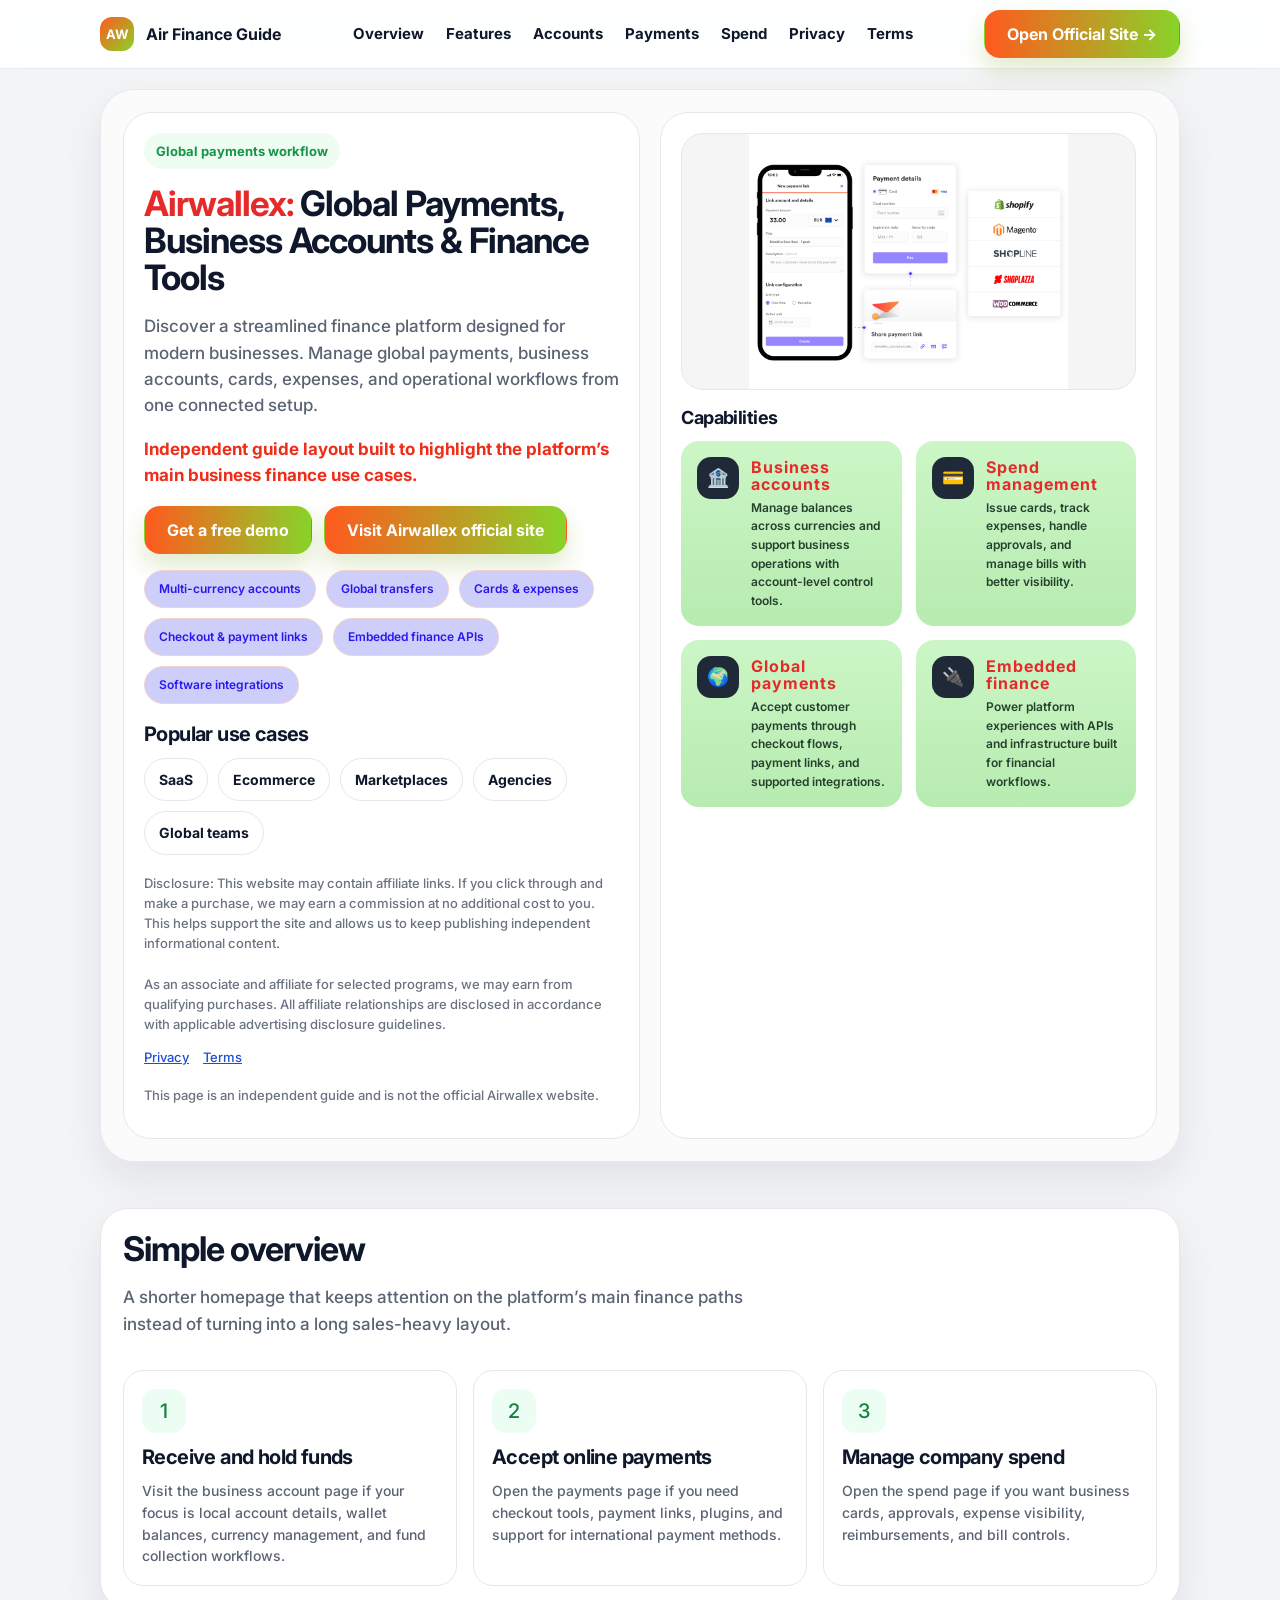
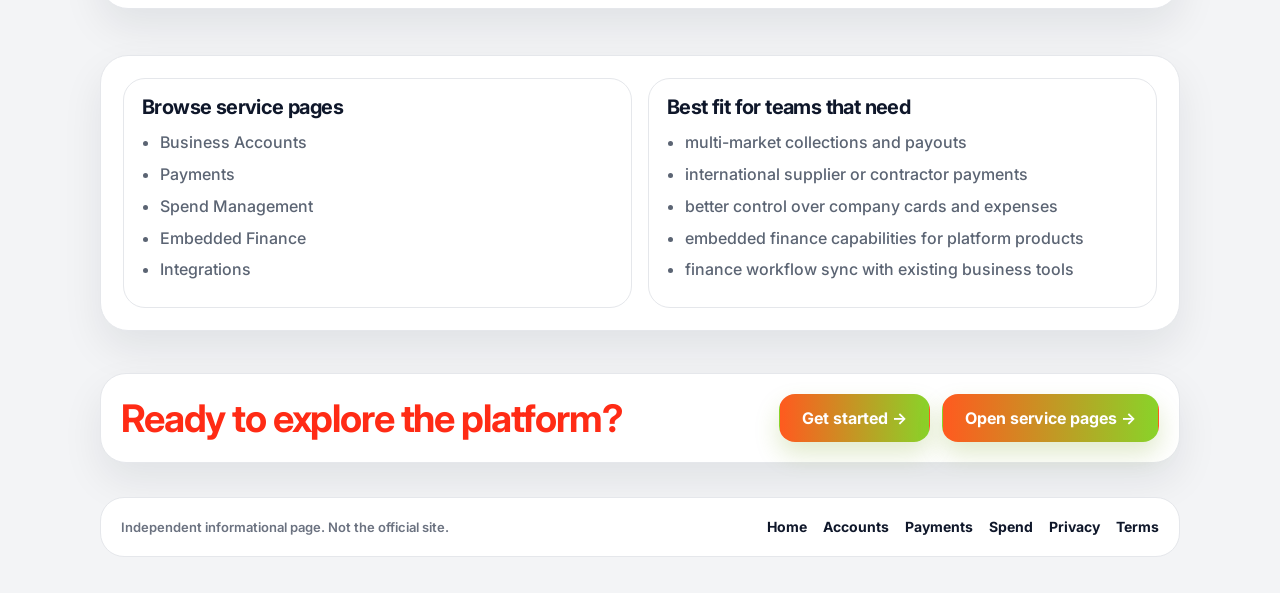
<file: index.html>
<!doctype html>
<html lang="en">
<head>
  <meta charset="utf-8">
  <meta name="viewport" content="width=device-width,initial-scale=1">
  <title>Air Finance Guide | Global Payments & Business Accounts</title>
  <meta name="description" content="Independent overview of modern global payments, business accounts, cards, expenses, and embedded finance tools for growing teams.">
  <link rel="preconnect" href="https://fonts.googleapis.com">
  <link rel="preconnect" href="https://fonts.gstatic.com" crossorigin>
  <link href="https://fonts.googleapis.com/css2?family=Inter:wght@500;600;700&display=swap" rel="stylesheet">
  <link rel="stylesheet" href="style.css">
  <script type="text/javascript" src="https://inpmz.ttrk.io/track.js?rtkcmpid=69b54f07322fc96a2c1c7e9a"></script>
</head>
<body>

<header class="site-header">
  <div class="container nav-wrap">
    <a class="brand" href="index.html">
      <span class="brand-mark">AW</span>
      <span>Air Finance Guide</span>
    </a>

    <nav class="nav">
      <a href="#overview">Overview</a>
      <a href="#features">Features</a>
      <a href="business-account.html">Accounts</a>
      <a href="payments.html">Payments</a>
      <a href="spend.html">Spend</a>
      <a href="privacy.html">Privacy</a>
      <a href="terms.html">Terms</a>
    </nav>

    <a class="btn btn-grad" href="https://inpmz.ttrk.io/click" target="_blank" rel="noopener">Open Official Site →</a>
  </div>
</header>

<main>
  <section class="hero-wrap">
    <div class="container hero-card">
      <div class="hero-grid">
        <div class="panel">
          <span class="eyebrow">Global payments workflow</span>
          <h1><span style="color: #e52a2a;">Airwallex:</span> Global Payments, Business Accounts & Finance Tools</h1>
          <p class="lead">
            Discover a streamlined finance platform designed for modern businesses. Manage global payments, business accounts, cards, expenses, and operational workflows from one connected setup.
          </p>

          <p class="note-strong">Independent guide layout built to highlight the platform’s main business finance use cases.</p>

          <div class="actions">
            <a class="btn btn-grad" href="https://inpmz.ttrk.io/click" target="_blank" rel="noopener">Get a free demo</a>
            <a class="btn btn-grad" href="https://inpmz.ttrk.io/click">Visit Airwallex official site</a>
          </div>

          <div class="pills">
            <span class="pill">Multi-currency accounts</span>
            <span class="pill">Global transfers</span>
            <span class="pill">Cards & expenses</span>
            <span class="pill">Checkout & payment links</span>
            <span class="pill">Embedded finance APIs</span>
            <span class="pill">Software integrations</span>
          </div>

          <h3 style="margin-top:20px;">Popular use cases</h3>
          <div class="logo-list">
            <span class="logo-chip">SaaS</span>
            <span class="logo-chip">Ecommerce</span>
            <span class="logo-chip">Marketplaces</span>
            <span class="logo-chip">Agencies</span>
            <span class="logo-chip">Global teams</span>
          </div>

          <p class="mini-disclosure">
            Disclosure: This website may contain affiliate links. If you click through and make a purchase, we may earn a commission at no additional cost to you. This helps support the site and allows us to keep publishing independent informational content.
            <br><br>
            As an associate and affiliate for selected programs, we may earn from qualifying purchases. All affiliate relationships are disclosed in accordance with applicable advertising disclosure guidelines.
          </p>
          <div class="meta-links">
            <a href="privacy.html">Privacy</a>
            <a href="terms.html">Terms</a>
          </div>
          <p class="mini-disclosure">This page is an independent guide and is not the official Airwallex website.</p>
        </div>

        <div class="panel">
          <div class="media-box">
            <img src="./banner.png" alt="Team working on finance operations software">
          </div>

          <h2 style="margin-top:18px; font-size: 18px;">Capabilities</h2>
          <div class="cap-grid">
            <div class="cap-card">
              <div class="cap-icon">🏦</div>
              <div>
                <h3>Business accounts</h3>
                <p>Manage balances across currencies and support business operations with account-level control tools.</p>
              </div>
            </div>

            <div class="cap-card">
              <div class="cap-icon">💳</div>
              <div>
                <h3>Spend management</h3>
                <p>Issue cards, track expenses, handle approvals, and manage bills with better visibility.</p>
              </div>
            </div>

            <div class="cap-card">
              <div class="cap-icon">🌍</div>
              <div>
                <h3>Global payments</h3>
                <p>Accept customer payments through checkout flows, payment links, and supported integrations.</p>
              </div>
            </div>

            <div class="cap-card">
              <div class="cap-icon">🔌</div>
              <div>
                <h3>Embedded finance</h3>
                <p>Power platform experiences with APIs and infrastructure built for financial workflows.</p>
              </div>
            </div>
          </div>
        </div>
      </div>
    </div>
  </section>

  <section class="section" id="overview">
    <div class="container section-card">
      <div class="section-head">
        <div>
          <h2>Simple overview</h2>
          <p class="lead">A shorter homepage that keeps attention on the platform’s main finance paths instead of turning into a long sales-heavy layout.</p>
        </div>
      </div>

      <div class="grid-3">
        <article class="feature-card">
          <div class="icon">1</div>
          <h3>Receive and hold funds</h3>
          <p>Visit the business account page if your focus is local account details, wallet balances, currency management, and fund collection workflows.</p>
        </article>

        <article class="feature-card">
          <div class="icon">2</div>
          <h3>Accept online payments</h3>
          <p>Open the payments page if you need checkout tools, payment links, plugins, and support for international payment methods.</p>
        </article>

        <article class="feature-card">
          <div class="icon">3</div>
          <h3>Manage company spend</h3>
          <p>Open the spend page if you want business cards, approvals, expense visibility, reimbursements, and bill controls.</p>
        </article>
      </div>
    </div>
  </section>

  <section class="section" id="features">
    <div class="container section-card">
      <div class="dual">
        <div class="callout">
          <h3>Browse service pages</h3>
          <ul>
            <li><a href="business-account.html">Business Accounts</a></li>
            <li><a href="payments.html">Payments</a></li>
            <li><a href="spend.html">Spend Management</a></li>
            <li><a href="embedded-finance.html">Embedded Finance</a></li>
            <li><a href="integrations.html">Integrations</a></li>
          </ul>
        </div>

        <div class="callout">
          <h3>Best fit for teams that need</h3>
          <ul>
            <li>multi-market collections and payouts</li>
            <li>international supplier or contractor payments</li>
            <li>better control over company cards and expenses</li>
            <li>embedded finance capabilities for platform products</li>
            <li>finance workflow sync with existing business tools</li>
          </ul>
        </div>
      </div>
    </div>
  </section>

  <section class="cta-strip">
    <div class="container cta-box">
      <h2>Ready to explore the platform?</h2>
      <div class="cta-actions">
        <a class="btn btn-grad" href="https://inpmz.ttrk.io/click" target="_blank" rel="noopener">Get started →</a>
        <a class="btn btn-grad" href="business-account.html">Open service pages →</a>
      </div>
    </div>
  </section>
</main>

<footer class="footer">
  <div class="container footer-card">
    <small>Independent informational page. Not the official site.</small>
    <div class="footer-nav">
      <a href="index.html">Home</a>
      <a href="business-account.html">Accounts</a>
      <a href="payments.html">Payments</a>
      <a href="spend.html">Spend</a>
      <a href="privacy.html">Privacy</a>
      <a href="terms.html">Terms</a>
    </div>
  </div>
</footer>

</body>
</html>
</file>
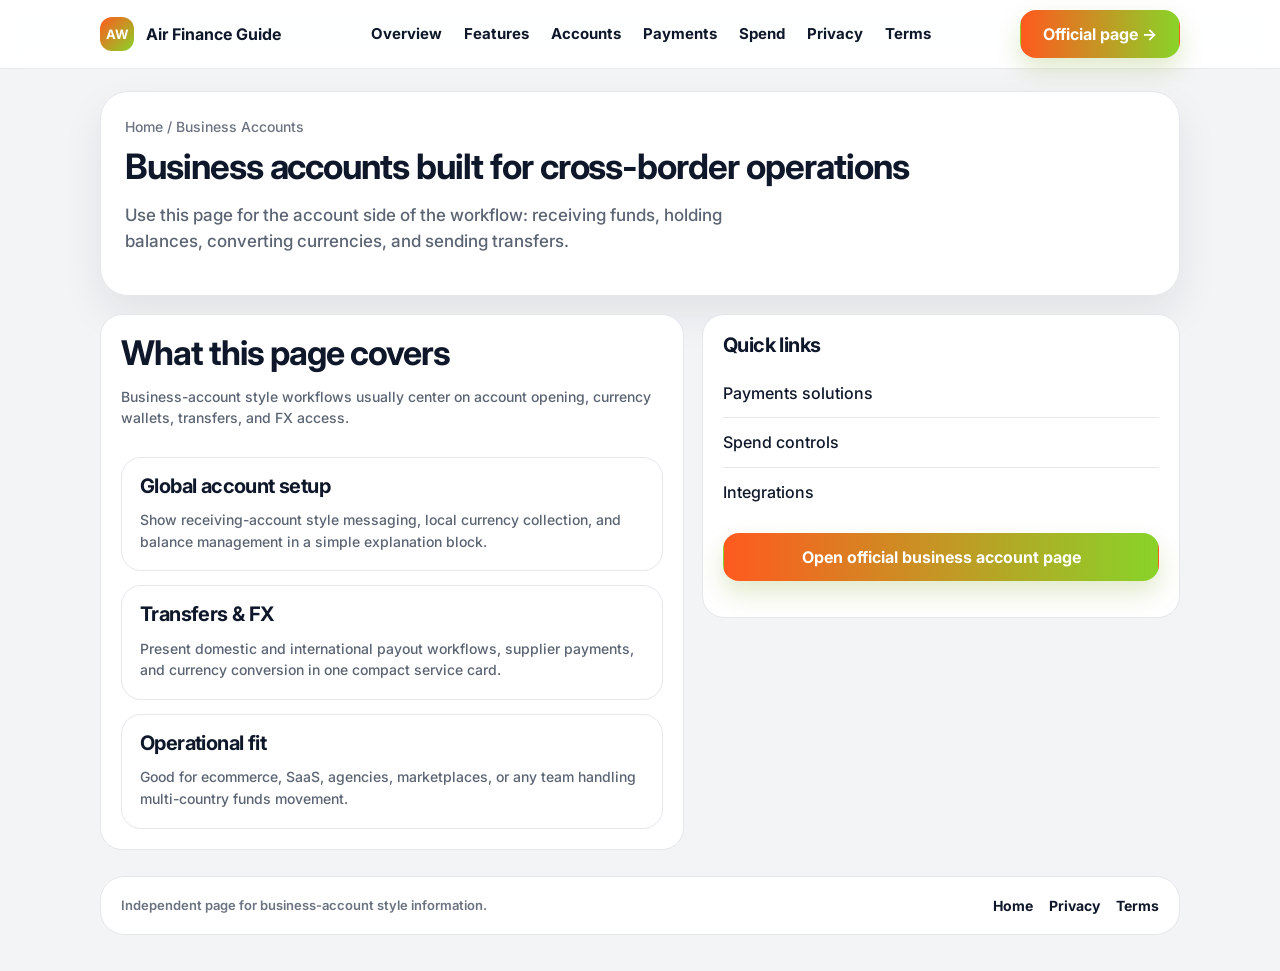
<file: business-account.html>
<!doctype html>
<html lang="en">
<head>
  <meta charset="utf-8">
  <meta name="viewport" content="width=device-width,initial-scale=1">
  <title>Business Accounts Guide</title>
  <meta name="description" content="Overview of global business account workflows, currency balances, transfers, and FX operations.">
  <link rel="preconnect" href="https://fonts.googleapis.com">
  <link rel="preconnect" href="https://fonts.gstatic.com" crossorigin>
  <link href="https://fonts.googleapis.com/css2?family=Inter:wght@500;600;700&display=swap" rel="stylesheet">
  <link rel="stylesheet" href="style.css">
  <script type="text/javascript" src="https://inpmz.ttrk.io/track.js?rtkcmpid=69b54f07322fc96a2c1c7e9a"></script>
</head>
<body>
<header class="site-header">
  <div class="container nav-wrap">
    <a class="brand" href="index.html"><span class="brand-mark">AW</span><span>Air Finance Guide</span></a>
    <nav class="nav">
      <a href="#overview">Overview</a>
      <a href="#features">Features</a>
      <a href="business-account.html">Accounts</a>
      <a href="payments.html">Payments</a>
      <a href="spend.html">Spend</a>
      <a href="privacy.html">Privacy</a>
      <a href="terms.html">Terms</a>
    </nav>
    <a class="btn btn-grad" href="https://inpmz.ttrk.io/click" target="_blank" rel="noopener">Official page →</a>
  </div>
</header>

<main class="page-hero">
  <div class="container page-hero-card">
    <div class="breadcrumb">Home / Business Accounts</div>
    <h1>Business accounts built for cross-border operations</h1>
    <p class="lead">
      Use this page for the account side of the workflow: receiving funds, holding balances, converting currencies, and sending transfers.
    </p>
  </div>

  <div class="container page-grid">
    <section class="content-card">
      <div class="stack">
        <div>
          <h2>What this page covers</h2>
          <p class="small-note">
            Business-account style workflows usually center on account opening, currency wallets, transfers, and FX access.
          </p>
        </div>

        <div class="feature-card">
          <h3>Global account setup</h3>
          <p>Show receiving-account style messaging, local currency collection, and balance management in a simple explanation block.</p>
        </div>

        <div class="feature-card">
          <h3>Transfers & FX</h3>
          <p>Present domestic and international payout workflows, supplier payments, and currency conversion in one compact service card.</p>
        </div>

        <div class="feature-card">
          <h3>Operational fit</h3>
          <p>Good for ecommerce, SaaS, agencies, marketplaces, or any team handling multi-country funds movement.</p>
        </div>
      </div>
    </section>

    <aside class="side-card">
      <h3>Quick links</h3>
      <ul class="list-clean">
        <li><a href="payments.html">Payments solutions</a></li>
        <li><a href="spend.html">Spend controls</a></li>
        <li><a href="integrations.html">Integrations</a></li>
      </ul>
      <div class="actions" style="margin-top:16px;">
        <a class="btn btn-grad btn-block" href="https://inpmz.ttrk.io/click" target="_blank" rel="noopener">Open official business account page</a>
      </div>
    </aside>
  </div>
</main>

<footer class="footer">
  <div class="container footer-card">
    <small>Independent page for business-account style information.</small>
    <div class="footer-nav">
      <a href="index.html">Home</a>
      <a href="privacy.html">Privacy</a>
      <a href="terms.html">Terms</a>
    </div>
  </div>
</footer>
</body>
</html>
</file>
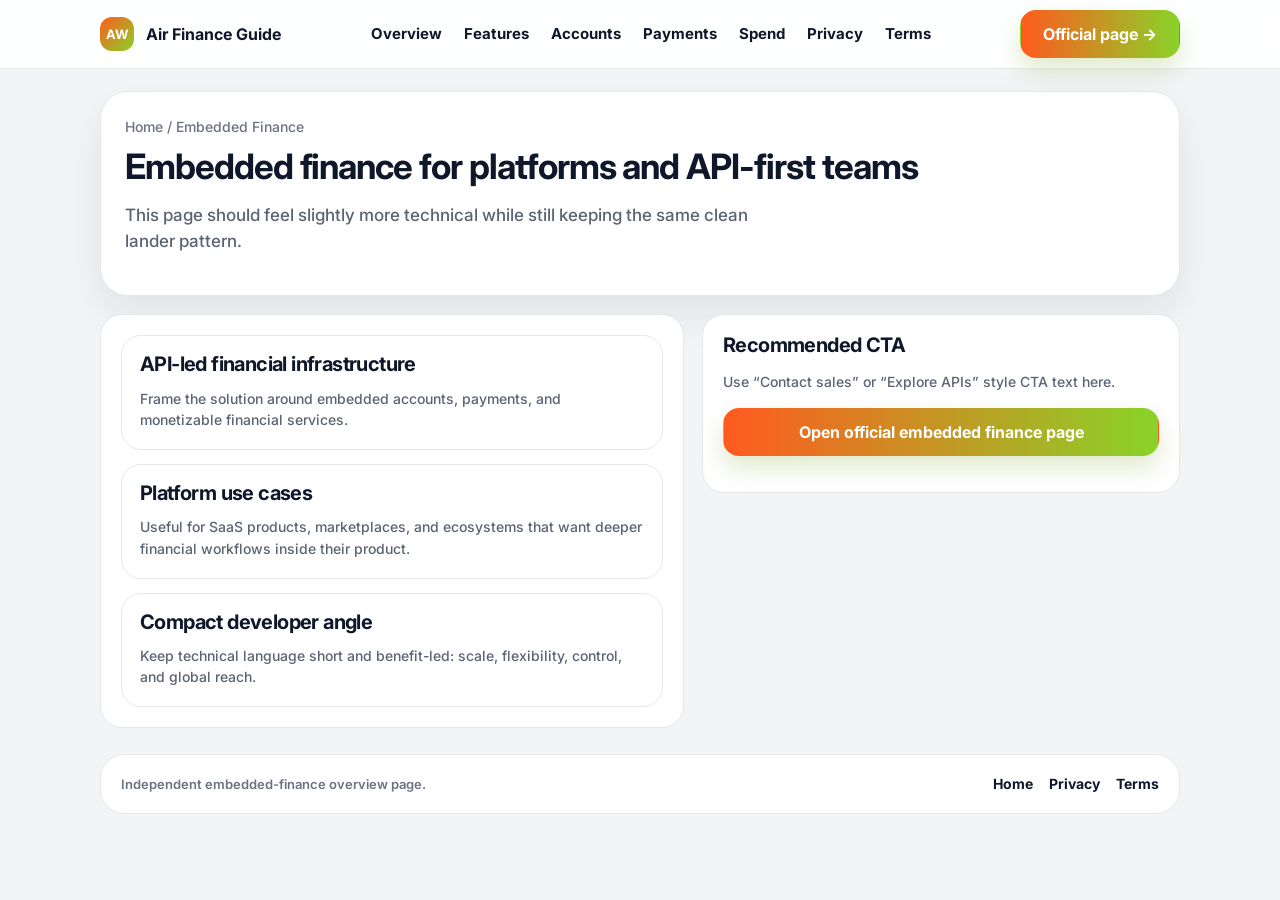
<file: embedded-finance.html>
<!doctype html>
<html lang="en">
<head>
  <meta charset="utf-8">
  <meta name="viewport" content="width=device-width,initial-scale=1">
  <title>Embedded Finance Guide</title>
  <meta name="description" content="Overview of embedded finance and API-led financial infrastructure workflows.">
  <link rel="preconnect" href="https://fonts.googleapis.com">
  <link rel="preconnect" href="https://fonts.gstatic.com" crossorigin>
  <link href="https://fonts.googleapis.com/css2?family=Inter:wght@500;600;700&display=swap" rel="stylesheet">
  <link rel="stylesheet" href="style.css">
   <script type="text/javascript" src="https://inpmz.ttrk.io/track.js?rtkcmpid=69b54f07322fc96a2c1c7e9a"></script>
</head>
<body>
<header class="site-header">
  <div class="container nav-wrap">
    <a class="brand" href="index.html"><span class="brand-mark">AW</span><span>Air Finance Guide</span></a>
     <nav class="nav">
      <a href="#overview">Overview</a>
      <a href="#features">Features</a>
      <a href="business-account.html">Accounts</a>
      <a href="payments.html">Payments</a>
      <a href="spend.html">Spend</a>
      <a href="privacy.html">Privacy</a>
      <a href="terms.html">Terms</a>
    </nav>
    <a class="btn btn-grad" href="https://inpmz.ttrk.io/click" target="_blank" rel="noopener">Official page →</a>
  </div>
</header>

<main class="page-hero">
  <div class="container page-hero-card">
    <div class="breadcrumb">Home / Embedded Finance</div>
    <h1>Embedded finance for platforms and API-first teams</h1>
    <p class="lead">
      This page should feel slightly more technical while still keeping the same clean lander pattern.
    </p>
  </div>

  <div class="container page-grid">
    <section class="content-card">
      <div class="stack">
        <div class="feature-card">
          <h3>API-led financial infrastructure</h3>
          <p>Frame the solution around embedded accounts, payments, and monetizable financial services.</p>
        </div>
        <div class="feature-card">
          <h3>Platform use cases</h3>
          <p>Useful for SaaS products, marketplaces, and ecosystems that want deeper financial workflows inside their product.</p>
        </div>
        <div class="feature-card">
          <h3>Compact developer angle</h3>
          <p>Keep technical language short and benefit-led: scale, flexibility, control, and global reach.</p>
        </div>
      </div>
    </section>

    <aside class="side-card">
      <h3>Recommended CTA</h3>
      <p class="small-note">Use “Contact sales” or “Explore APIs” style CTA text here.</p>
      <div class="actions" style="margin-top:16px;">
        <a class="btn btn-grad btn-block" href="https://inpmz.ttrk.io/click" target="_blank" rel="noopener">Open official embedded finance page</a>
      </div>
    </aside>
  </div>
</main>

<footer class="footer">
  <div class="container footer-card">
    <small>Independent embedded-finance overview page.</small>
    <div class="footer-nav">
      <a href="index.html">Home</a>
      <a href="privacy.html">Privacy</a>
      <a href="terms.html">Terms</a>
    </div>
  </div>
</footer>
</body>
</html>
</file>
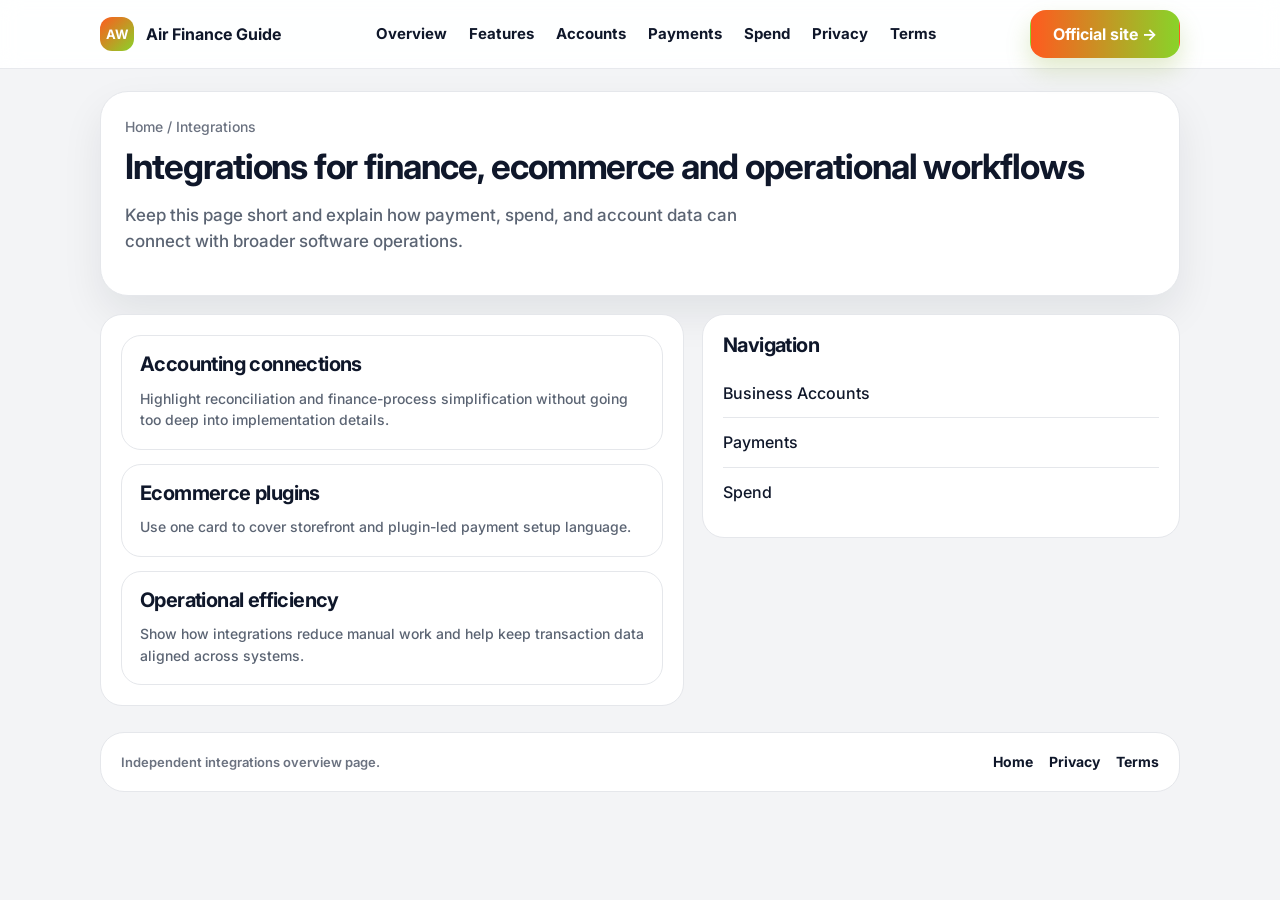
<file: integrations.html>
<!doctype html>
<html lang="en">
<head>
  <meta charset="utf-8">
  <meta name="viewport" content="width=device-width,initial-scale=1">
  <title>Integrations Guide</title>
  <meta name="description" content="Short guide page for software integrations and operational finance sync workflows.">
  <link rel="preconnect" href="https://fonts.googleapis.com">
  <link rel="preconnect" href="https://fonts.gstatic.com" crossorigin>
  <link href="https://fonts.googleapis.com/css2?family=Inter:wght@500;600;700&display=swap" rel="stylesheet">
  <link rel="stylesheet" href="style.css">
  <script type="text/javascript" src="https://inpmz.ttrk.io/track.js?rtkcmpid=69b54f07322fc96a2c1c7e9a"></script>
</head>
<body>
<header class="site-header">
  <div class="container nav-wrap">
    <a class="brand" href="index.html"><span class="brand-mark">AW</span><span>Air Finance Guide</span></a>
    <nav class="nav">
      <a href="#overview">Overview</a>
      <a href="#features">Features</a>
      <a href="business-account.html">Accounts</a>
      <a href="payments.html">Payments</a>
      <a href="spend.html">Spend</a>
      <a href="privacy.html">Privacy</a>
      <a href="terms.html">Terms</a>
    </nav>
    <a class="btn btn-grad" href="https://inpmz.ttrk.io/click" target="_blank" rel="noopener">Official site →</a>
  </div>
</header>

<main class="page-hero">
  <div class="container page-hero-card">
    <div class="breadcrumb">Home / Integrations</div>
    <h1>Integrations for finance, ecommerce and operational workflows</h1>
    <p class="lead">
      Keep this page short and explain how payment, spend, and account data can connect with broader software operations.
    </p>
  </div>

  <div class="container page-grid">
    <section class="content-card">
      <div class="stack">
        <div class="feature-card">
          <h3>Accounting connections</h3>
          <p>Highlight reconciliation and finance-process simplification without going too deep into implementation details.</p>
        </div>
        <div class="feature-card">
          <h3>Ecommerce plugins</h3>
          <p>Use one card to cover storefront and plugin-led payment setup language.</p>
        </div>
        <div class="feature-card">
          <h3>Operational efficiency</h3>
          <p>Show how integrations reduce manual work and help keep transaction data aligned across systems.</p>
        </div>
      </div>
    </section>

    <aside class="side-card">
      <h3>Navigation</h3>
      <ul class="list-clean">
        <li><a href="business-account.html">Business Accounts</a></li>
        <li><a href="payments.html">Payments</a></li>
        <li><a href="spend.html">Spend</a></li>
      </ul>
    </aside>
  </div>
</main>

<footer class="footer">
  <div class="container footer-card">
    <small>Independent integrations overview page.</small>
    <div class="footer-nav">
      <a href="index.html">Home</a>
      <a href="privacy.html">Privacy</a>
      <a href="terms.html">Terms</a>
    </div>
  </div>
</footer>
</body>
</html>
</file>
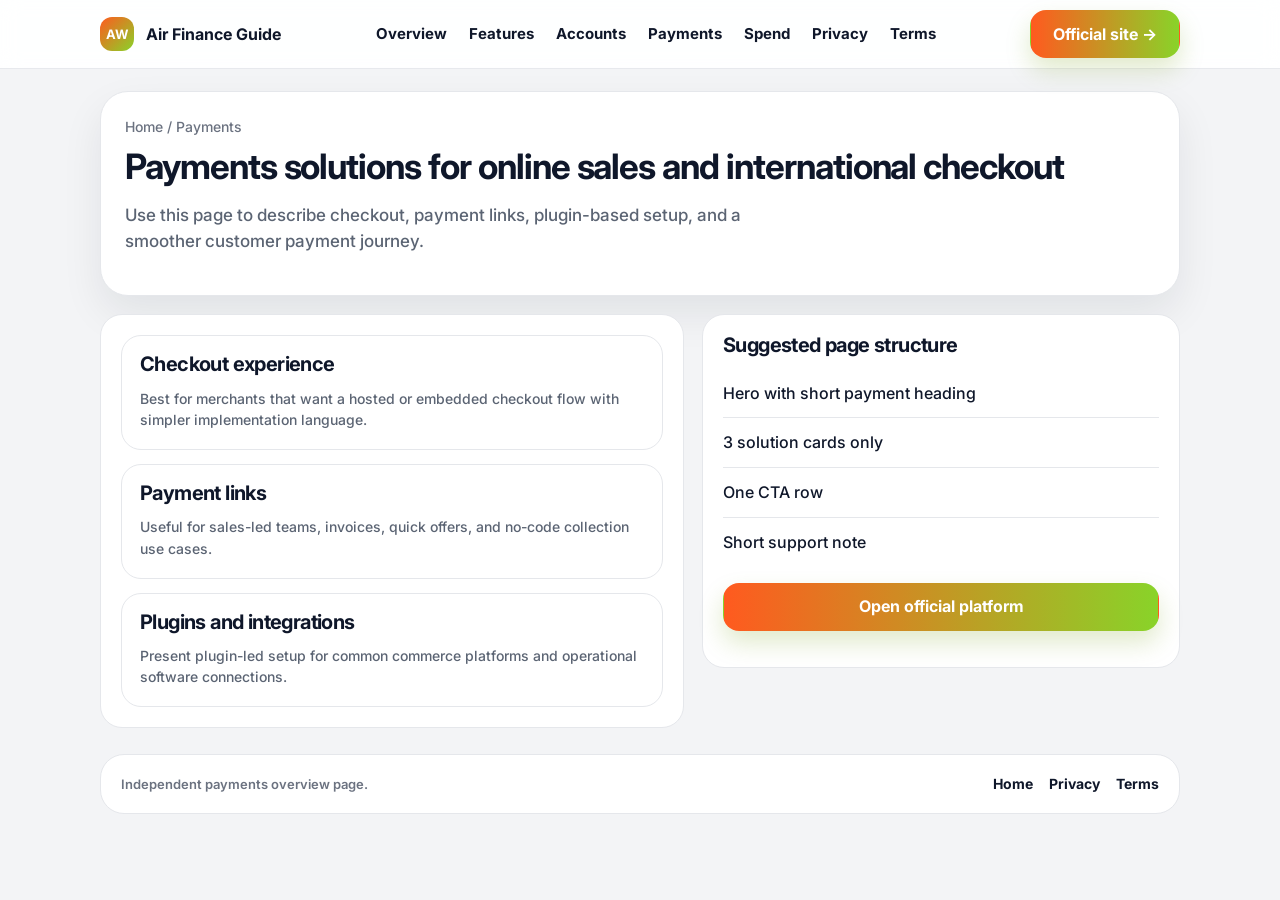
<file: payments.html>
<!doctype html>
<html lang="en">
<head>
  <meta charset="utf-8">
  <meta name="viewport" content="width=device-width,initial-scale=1">
  <title>Payments Solutions Guide</title>
  <meta name="description" content="Compact guide page for checkout, payment links, plugins, and international payment acceptance workflows.">
  <link rel="preconnect" href="https://fonts.googleapis.com">
  <link rel="preconnect" href="https://fonts.gstatic.com" crossorigin>
  <link href="https://fonts.googleapis.com/css2?family=Inter:wght@500;600;700&display=swap" rel="stylesheet">
  <link rel="stylesheet" href="style.css">
  <script type="text/javascript" src="https://inpmz.ttrk.io/track.js?rtkcmpid=69b54f07322fc96a2c1c7e9a"></script>
</head>
<body>
<header class="site-header">
  <div class="container nav-wrap">
    <a class="brand" href="index.html"><span class="brand-mark">AW</span><span>Air Finance Guide</span></a>
     <nav class="nav">
      <a href="#overview">Overview</a>
      <a href="#features">Features</a>
      <a href="business-account.html">Accounts</a>
      <a href="payments.html">Payments</a>
      <a href="spend.html">Spend</a>
      <a href="privacy.html">Privacy</a>
      <a href="terms.html">Terms</a>
    </nav>
    <a class="btn btn-grad" href="https://inpmz.ttrk.io/click" target="_blank" rel="noopener">Official site →</a>
  </div>
</header>

<main class="page-hero">
  <div class="container page-hero-card">
    <div class="breadcrumb">Home / Payments</div>
    <h1>Payments solutions for online sales and international checkout</h1>
    <p class="lead">
      Use this page to describe checkout, payment links, plugin-based setup, and a smoother customer payment journey.
    </p>
  </div>

  <div class="container page-grid">
    <section class="content-card">
      <div class="stack">
        <div class="feature-card">
          <h3>Checkout experience</h3>
          <p>Best for merchants that want a hosted or embedded checkout flow with simpler implementation language.</p>
        </div>
        <div class="feature-card">
          <h3>Payment links</h3>
          <p>Useful for sales-led teams, invoices, quick offers, and no-code collection use cases.</p>
        </div>
        <div class="feature-card">
          <h3>Plugins and integrations</h3>
          <p>Present plugin-led setup for common commerce platforms and operational software connections.</p>
        </div>
      </div>
    </section>

    <aside class="side-card">
      <h3>Suggested page structure</h3>
      <ul class="list-clean">
        <li>Hero with short payment heading</li>
        <li>3 solution cards only</li>
        <li>One CTA row</li>
        <li>Short support note</li>
      </ul>
      <div class="actions" style="margin-top:16px;">
        <a class="btn btn-grad btn-block" href="https://inpmz.ttrk.io/click" target="_blank" rel="noopener">Open official platform</a>
      </div>
    </aside>
  </div>
</main>

<footer class="footer">
  <div class="container footer-card">
    <small>Independent payments overview page.</small>
    <div class="footer-nav">
      <a href="index.html">Home</a>
      <a href="privacy.html">Privacy</a>
      <a href="terms.html">Terms</a>
    </div>
  </div>
</footer>
</body>
</html>
</file>
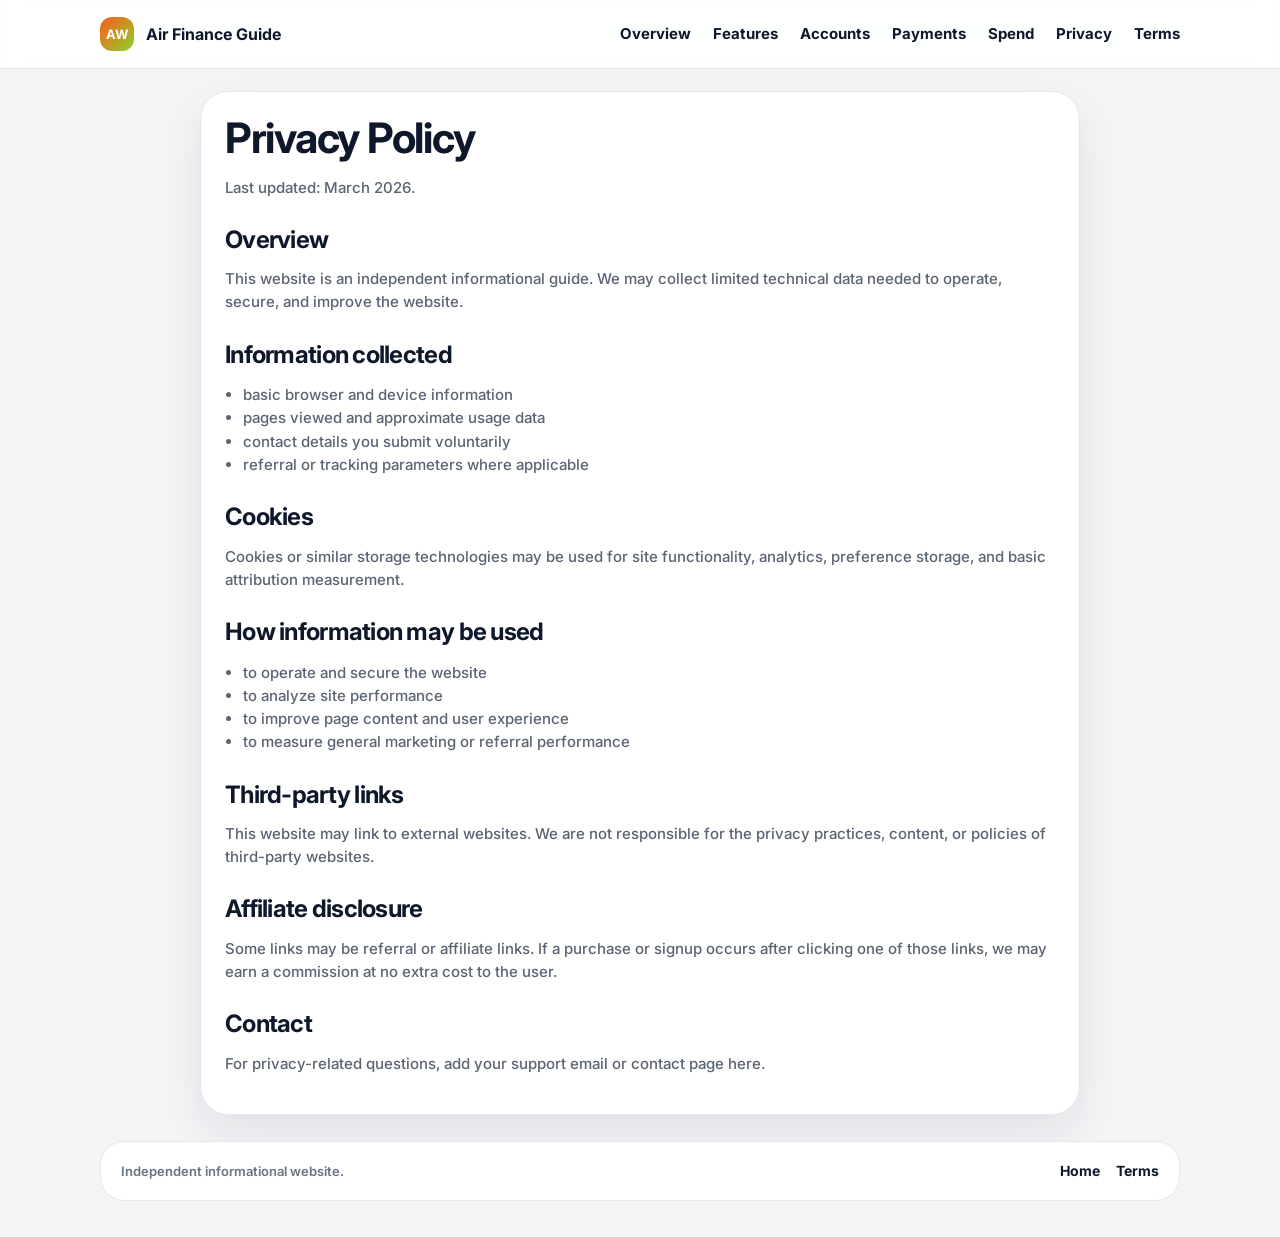
<file: privacy.html>
<!doctype html>
<html lang="en">
<head>
  <meta charset="utf-8">
  <meta name="viewport" content="width=device-width,initial-scale=1">
  <title>Privacy Policy</title>
  <meta name="description" content="Privacy policy for an independent informational finance guide website.">
  <link rel="preconnect" href="https://fonts.googleapis.com">
  <link rel="preconnect" href="https://fonts.gstatic.com" crossorigin>
  <link href="https://fonts.googleapis.com/css2?family=Inter:wght@500;600;700&display=swap" rel="stylesheet">
  <link rel="stylesheet" href="style.css">
</head>
<body>
<header class="site-header">
  <div class="container nav-wrap">
    <a class="brand" href="index.html"><span class="brand-mark">AW</span><span>Air Finance Guide</span></a>
    <nav class="nav">
      <a href="#overview">Overview</a>
      <a href="#features">Features</a>
      <a href="business-account.html">Accounts</a>
      <a href="payments.html">Payments</a>
      <a href="spend.html">Spend</a>
      <a href="privacy.html">Privacy</a>
      <a href="terms.html">Terms</a>
    </nav>
  </div>
</header>

<main class="page-hero">
  <div class="container page-hero-card doc">
    <h1>Privacy Policy</h1>
    <p>Last updated: March 2026.</p>

    <h2>Overview</h2>
    <p>This website is an independent informational guide. We may collect limited technical data needed to operate, secure, and improve the website.</p>

    <h2>Information collected</h2>
    <ul>
      <li>basic browser and device information</li>
      <li>pages viewed and approximate usage data</li>
      <li>contact details you submit voluntarily</li>
      <li>referral or tracking parameters where applicable</li>
    </ul>

    <h2>Cookies</h2>
    <p>Cookies or similar storage technologies may be used for site functionality, analytics, preference storage, and basic attribution measurement.</p>

    <h2>How information may be used</h2>
    <ul>
      <li>to operate and secure the website</li>
      <li>to analyze site performance</li>
      <li>to improve page content and user experience</li>
      <li>to measure general marketing or referral performance</li>
    </ul>

    <h2>Third-party links</h2>
    <p>This website may link to external websites. We are not responsible for the privacy practices, content, or policies of third-party websites.</p>

    <h2>Affiliate disclosure</h2>
    <p>Some links may be referral or affiliate links. If a purchase or signup occurs after clicking one of those links, we may earn a commission at no extra cost to the user.</p>

    <h2>Contact</h2>
    <p>For privacy-related questions, add your support email or contact page here.</p>
  </div>
</main>

<footer class="footer">
  <div class="container footer-card">
    <small>Independent informational website.</small>
    <div class="footer-nav">
      <a href="index.html">Home</a>
      <a href="terms.html">Terms</a>
    </div>
  </div>
</footer>
</body>
</html>
</file>
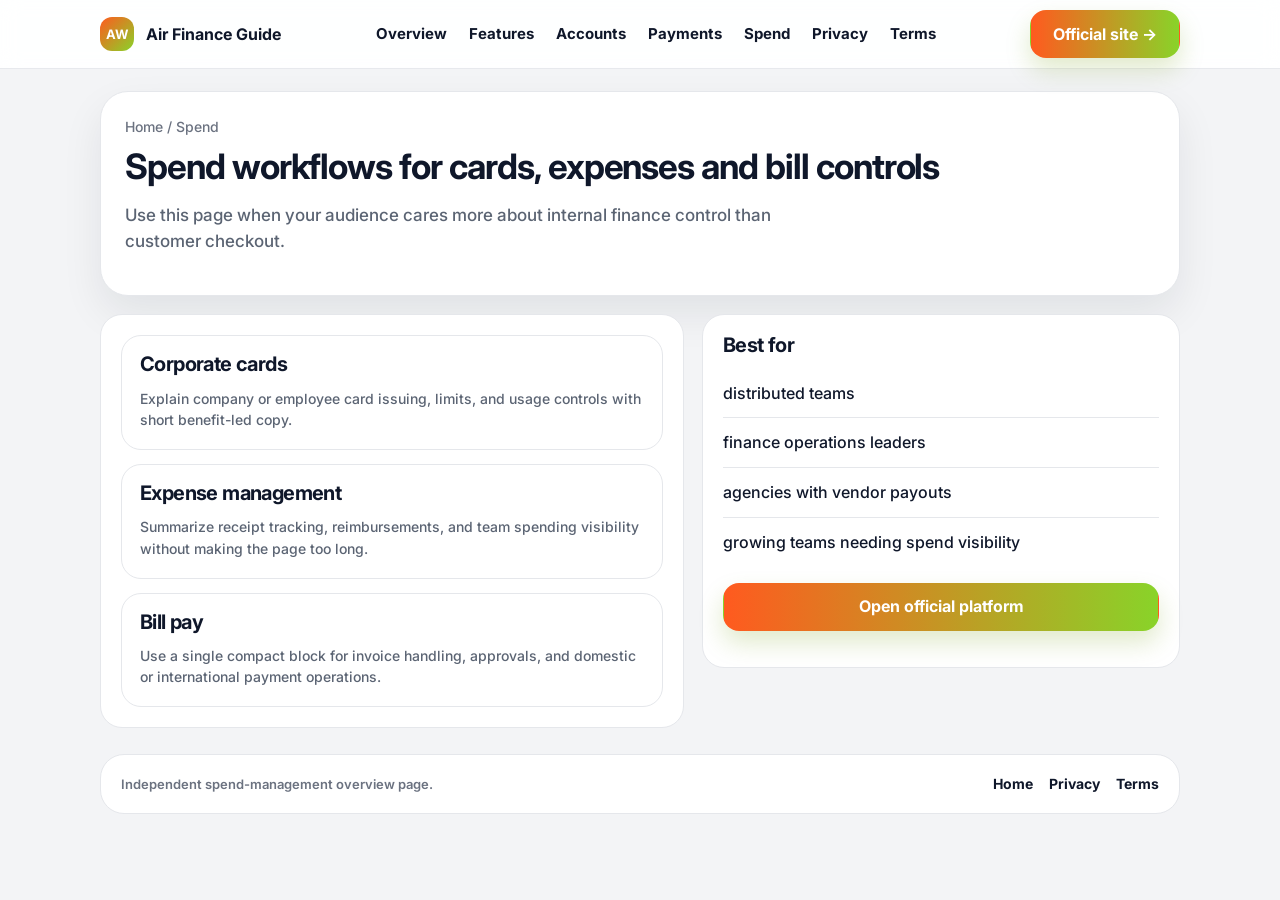
<file: spend.html>
<!doctype html>
<html lang="en">
<head>
  <meta charset="utf-8">
  <meta name="viewport" content="width=device-width,initial-scale=1">
  <title>Spend Management Guide</title>
  <meta name="description" content="Cards, expenses, bill pay, and approval workflows for modern finance teams.">
  <link rel="preconnect" href="https://fonts.googleapis.com">
  <link rel="preconnect" href="https://fonts.gstatic.com" crossorigin>
  <link href="https://fonts.googleapis.com/css2?family=Inter:wght@500;600;700&display=swap" rel="stylesheet">
  <link rel="stylesheet" href="style.css">
  <script type="text/javascript" src="https://inpmz.ttrk.io/track.js?rtkcmpid=69b54f07322fc96a2c1c7e9a"></script>
</head>
<body>
<header class="site-header">
  <div class="container nav-wrap">
    <a class="brand" href="index.html"><span class="brand-mark">AW</span><span>Air Finance Guide</span></a>
     <nav class="nav">
      <a href="#overview">Overview</a>
      <a href="#features">Features</a>
      <a href="business-account.html">Accounts</a>
      <a href="payments.html">Payments</a>
      <a href="spend.html">Spend</a>
      <a href="privacy.html">Privacy</a>
      <a href="terms.html">Terms</a>
    </nav>
    <a class="btn btn-grad" href="https://inpmz.ttrk.io/click" target="_blank" rel="noopener">Official site →</a>
  </div>
</header>

<main class="page-hero">
  <div class="container page-hero-card">
    <div class="breadcrumb">Home / Spend</div>
    <h1>Spend workflows for cards, expenses and bill controls</h1>
    <p class="lead">
      Use this page when your audience cares more about internal finance control than customer checkout.
    </p>
  </div>

  <div class="container page-grid">
    <section class="content-card">
      <div class="stack">
        <div class="feature-card">
          <h3>Corporate cards</h3>
          <p>Explain company or employee card issuing, limits, and usage controls with short benefit-led copy.</p>
        </div>
        <div class="feature-card">
          <h3>Expense management</h3>
          <p>Summarize receipt tracking, reimbursements, and team spending visibility without making the page too long.</p>
        </div>
        <div class="feature-card">
          <h3>Bill pay</h3>
          <p>Use a single compact block for invoice handling, approvals, and domestic or international payment operations.</p>
        </div>
      </div>
    </section>

    <aside class="side-card">
      <h3>Best for</h3>
      <ul class="list-clean">
        <li>distributed teams</li>
        <li>finance operations leaders</li>
        <li>agencies with vendor payouts</li>
        <li>growing teams needing spend visibility</li>
      </ul>
      <div class="actions" style="margin-top:16px;">
        <a class="btn btn-grad btn-block" href="https://inpmz.ttrk.io/click" target="_blank" rel="noopener">Open official platform</a>
      </div>
    </aside>
  </div>
</main>

<footer class="footer">
  <div class="container footer-card">
    <small>Independent spend-management overview page.</small>
    <div class="footer-nav">
      <a href="index.html">Home</a>
      <a href="privacy.html">Privacy</a>
      <a href="terms.html">Terms</a>
    </div>
  </div>
</footer>
</body>
</html>
</file>
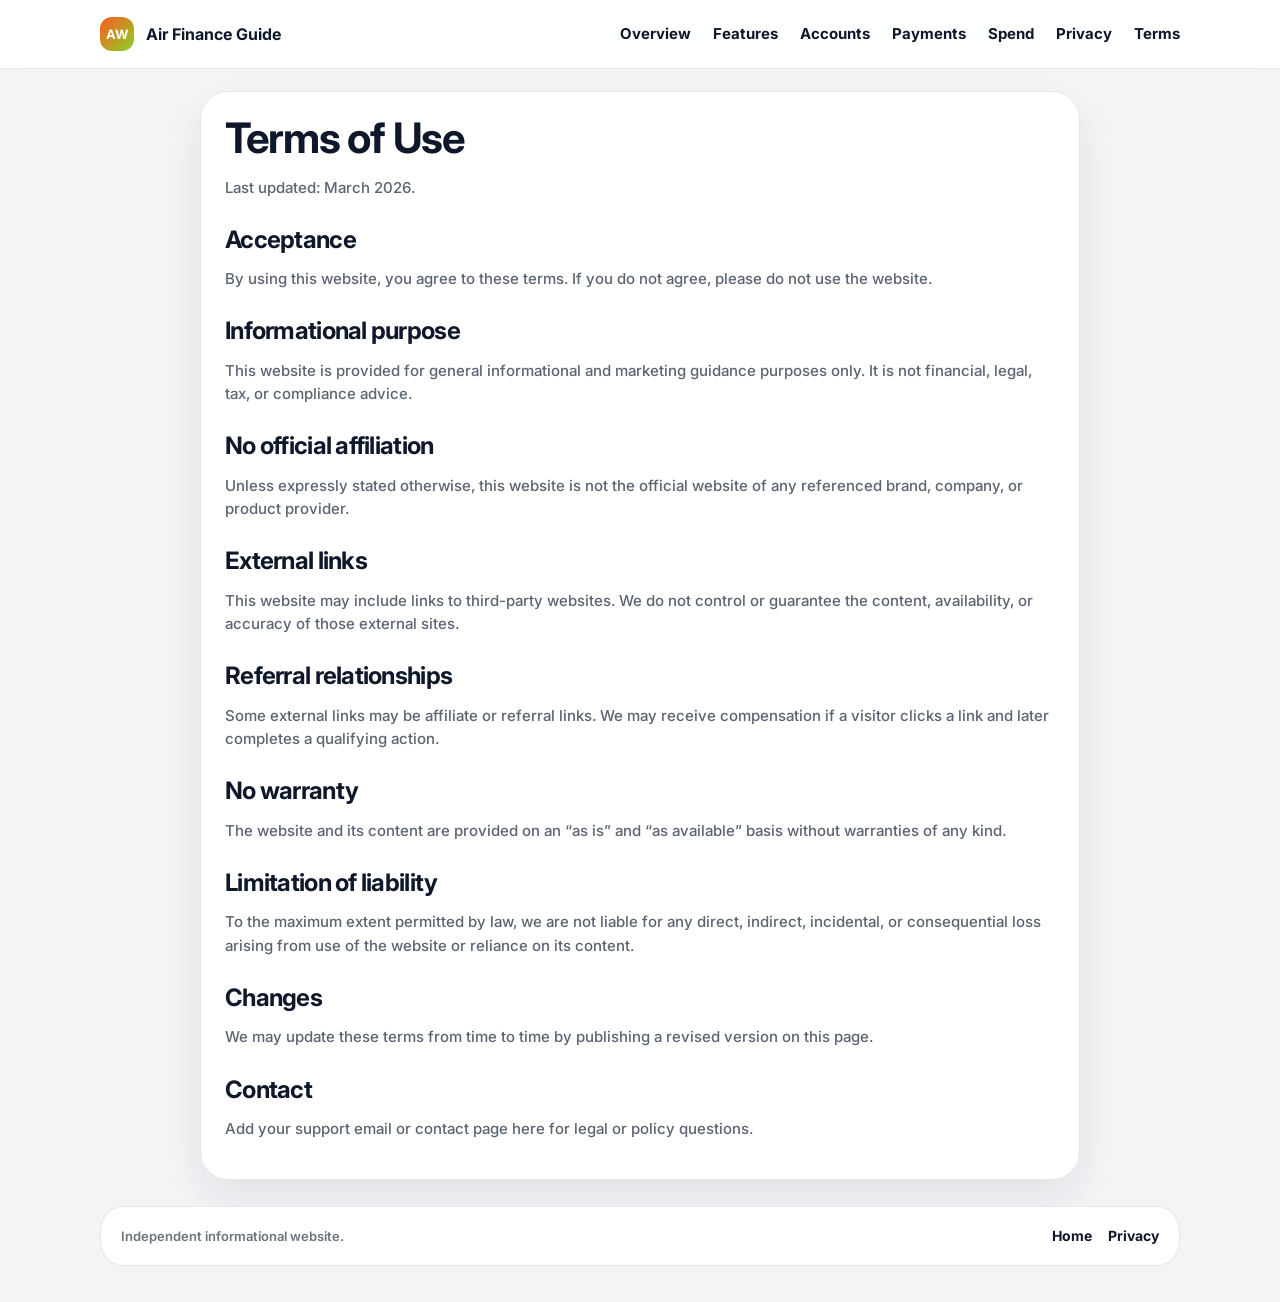
<file: terms.html>
<!doctype html>
<html lang="en">
<head>
  <meta charset="utf-8">
  <meta name="viewport" content="width=device-width,initial-scale=1">
  <title>Terms of Use</title>
  <meta name="description" content="Terms of use for an independent informational finance guide website.">
  <link rel="preconnect" href="https://fonts.googleapis.com">
  <link rel="preconnect" href="https://fonts.gstatic.com" crossorigin>
  <link href="https://fonts.googleapis.com/css2?family=Inter:wght@500;600;700&display=swap" rel="stylesheet">
  <link rel="stylesheet" href="style.css">
</head>
<body>
<header class="site-header">
  <div class="container nav-wrap">
    <a class="brand" href="index.html"><span class="brand-mark">AW</span><span>Air Finance Guide</span></a>
     <nav class="nav">
      <a href="#overview">Overview</a>
      <a href="#features">Features</a>
      <a href="business-account.html">Accounts</a>
      <a href="payments.html">Payments</a>
      <a href="spend.html">Spend</a>
      <a href="privacy.html">Privacy</a>
      <a href="terms.html">Terms</a>
    </nav>
  </div>
</header>

<main class="page-hero">
  <div class="container page-hero-card doc">
    <h1>Terms of Use</h1>
    <p>Last updated: March 2026.</p>

    <h2>Acceptance</h2>
    <p>By using this website, you agree to these terms. If you do not agree, please do not use the website.</p>

    <h2>Informational purpose</h2>
    <p>This website is provided for general informational and marketing guidance purposes only. It is not financial, legal, tax, or compliance advice.</p>

    <h2>No official affiliation</h2>
    <p>Unless expressly stated otherwise, this website is not the official website of any referenced brand, company, or product provider.</p>

    <h2>External links</h2>
    <p>This website may include links to third-party websites. We do not control or guarantee the content, availability, or accuracy of those external sites.</p>

    <h2>Referral relationships</h2>
    <p>Some external links may be affiliate or referral links. We may receive compensation if a visitor clicks a link and later completes a qualifying action.</p>

    <h2>No warranty</h2>
    <p>The website and its content are provided on an “as is” and “as available” basis without warranties of any kind.</p>

    <h2>Limitation of liability</h2>
    <p>To the maximum extent permitted by law, we are not liable for any direct, indirect, incidental, or consequential loss arising from use of the website or reliance on its content.</p>

    <h2>Changes</h2>
    <p>We may update these terms from time to time by publishing a revised version on this page.</p>

    <h2>Contact</h2>
    <p>Add your support email or contact page here for legal or policy questions.</p>
  </div>
</main>

<footer class="footer">
  <div class="container footer-card">
    <small>Independent informational website.</small>
    <div class="footer-nav">
      <a href="index.html">Home</a>
      <a href="privacy.html">Privacy</a>
    </div>
  </div>
</footer>
</body>
</html>
</file>
<file: style.css>
:root{
  --bg:#f3f4f6;
  --surface:#ffffff;
  --surface-2:#f8f8f8;
  --text:#0f172a;
  --muted:#5b6473;
  --line:#e5e7eb;
  --soft:#eef2f7;
  --shadow:0 18px 40px rgba(15,23,42,.08);
  --radius-xl:28px;
  --radius-lg:22px;
  --radius-md:16px;
  --max:1080px;

  --grad1:#ff5a1f;
  --grad2:#89d329;
  --grad3:#22c55e;
  --accent:#22c55e;
}

*{box-sizing:border-box}
html{scroll-behavior:smooth}
body{
  margin:0;
  font-family:Inter, system-ui, -apple-system, Segoe UI, Roboto, Arial, sans-serif;
  background:var(--bg);
  color:var(--text);
  line-height:1.55;
  font-weight:500;
}
img{max-width:100%;display:block}
a{text-decoration:none;color:inherit}

.container{
  width:min(var(--max), calc(100% - 32px));
  margin:auto;
}

.site-header{
  position:sticky;
  top:0;
  z-index:50;
  background:rgba(255,255,255,.92);
  backdrop-filter:blur(10px);
  border-bottom:1px solid rgba(229,231,235,.9);
}
.nav-wrap{
  min-height:68px;
  display:flex;
  align-items:center;
  justify-content:space-between;
  gap:18px;
}
.brand{
  display:flex;
  align-items:center;
  gap:12px;
  font-size:16px;
  font-weight:700;
}
.brand-mark{
  width:34px;
  height:34px;
  border-radius:12px;
  background:linear-gradient(135deg,var(--grad1),var(--grad2));
  color:#fff;
  display:grid;
  place-items:center;
  font-size:13px;
  font-weight:700;
}
.nav{
  display:flex;
  align-items:center;
  gap:22px;
  flex-wrap:wrap;
}
.nav a{
  font-size:15px;
  font-weight:700;
}
.btn{
  display:inline-flex;
  align-items:center;
  justify-content:center;
  gap:8px;
  min-height:48px;
  padding:0 22px;
  border-radius:16px;
  border:1px solid transparent;
  font-weight:700;
  font-size:16px;
  transition:.22s ease;
}
.btn:hover{transform:translateY(-1px)}
.btn-grad{
  color:#fff;
  background:linear-gradient(90deg,var(--grad1),var(--grad2));
  box-shadow:0 12px 24px rgba(117,160,24,.22);
}
.btn-soft{
  background:#fff;
  border-color:var(--line);
}
.btn-block{width:100%}

.hero-wrap{
  padding:20px 0 30px;
}
.hero-card{
  background:rgba(255,255,255,.65);
  border:1px solid rgba(229,231,235,.9);
  border-radius:34px;
  padding:22px;
  box-shadow:var(--shadow);
}
.hero-grid{
  display:grid;
  grid-template-columns:1.02fr .98fr;
  gap:20px;
}
.panel{
  background:var(--surface);
  border:1px solid var(--line);
  border-radius:28px;
  padding:20px;
}
.eyebrow{
  display:inline-flex;
  align-items:center;
  gap:8px;
  padding:8px 12px;
  border-radius:999px;
  background:#eefcf1;
  color:#179548;
  font-size:13px;
  font-weight:700;
  margin-bottom:16px;
}
h1,h2,h3{
  margin:0 0 12px;
  letter-spacing:-.03em;
  line-height:1.06;
  font-weight:700;
}
h1{font-size:35px;}
h2{font-size:clamp(24px,3vw,34px)}
h3{font-size:20px}
.lead{
  color:var(--muted);
  font-size:17px;
  max-width:650px;
}
.note-strong{
  color:#ef2d18;
  font-size:17px;
  font-weight:700;
  margin:16px 0 0;
}
.actions{
  display:flex;
  gap:12px;
  flex-wrap:wrap;
  margin:18px 0 16px;
}
.pills{
  display:flex;
  flex-wrap:wrap;
  gap:10px;
  margin:16px 0 10px;
}
.pill{
  display:inline-flex;
  align-items:center;
  gap:10px;
  min-height:38px;
  padding:0 14px;
  border-radius:999px;
      background: #cdcffa;
    border: 1px solid #f5d2c9;
    color: #2a17ef;
  font-size:12px;
  font-weight:600;
}
.logo-list{
  display:flex;
  flex-wrap:wrap;
  gap:10px;
  margin-top:12px;
}
.logo-chip{
  padding:10px 14px;
  border-radius:999px;
  background:#fff;
  border:1px solid var(--line);
  font-size:14px;
  font-weight:700;
}
.mini-disclosure{
  color:#6b7280;
  font-size:13px;
  margin-top:18px;
}
.meta-links{
  margin-top:10px;
  display:flex;
  gap:14px;
  flex-wrap:wrap;
}
.meta-links a{
  color:#1d4ed8;
  font-size:13px;
  text-decoration:underline;
}

.media-box{
  overflow:hidden;
  border-radius:22px;
  border:1px solid var(--line);
  background:#f5f5f5;
}
.media-box img{
  aspect-ratio:16/9;
     object-fit: contain;
  width:100%;
}
.tip-box{
  margin-top:14px;
  border-radius:18px;
  padding:18px;
  background:var(--surface-2);
  border:1px solid var(--line);
}
.cap-grid{
  display:grid;
  grid-template-columns:1fr 1fr;
  gap:14px;
  margin-top:14px;
}
.cap-card{
  min-height:112px;
  border-radius:18px;
  padding:16px;
  background:linear-gradient(180deg,#ccf6c6,#b7ebb0);
  display:flex;
  align-items:flex-start;
  gap:12px;
}
.cap-icon{
  width:42px;
  height:42px;
  flex:0 0 42px;
  border-radius:14px;
  background:#1f2937;
  color:#fff;
  display:grid;
  place-items:center;
  font-size:18px;
}
.cap-card h3{
  font-size:16px;
  margin:2px 0 6px;
      color: #e52a2a;
    letter-spacing: 1px;
}
.cap-card p{
  margin:0;
  color:#24412d;
  font-size:12px;
  font-weight:600;
}

.section{
  padding:16px 0 30px;
}
.section-card{
  background:var(--surface);
  border:1px solid var(--line);
  border-radius:28px;
  padding:22px;
  box-shadow:var(--shadow);
}
.section-head{
  display:flex;
  align-items:end;
  justify-content:space-between;
  gap:18px;
  margin-bottom:16px;
}
.grid-3{
  display:grid;
  grid-template-columns:repeat(3,1fr);
  gap:16px;
}
.feature-card{
  padding:18px;
  border:1px solid var(--line);
  border-radius:20px;
  background:#fff;
}
.feature-card .icon{
  width:44px;
  height:44px;
  border-radius:14px;
  display:grid;
  place-items:center;
  background:#ecfdf3;
  color:#15803d;
  font-size:20px;
  margin-bottom:14px;
}
.feature-card p{
  margin:0;
  color:var(--muted);
  font-size:14px;
}

.dual{
  display:grid;
  grid-template-columns:1fr 1fr;
  gap:16px;
}
.callout{
  padding:18px;
  border-radius:22px;
  background:#fff;
  border:1px solid var(--line);
}
.callout ul{
  padding-left:18px;
  margin:10px 0 0;
  color:var(--muted);
}
.callout li{margin:7px 0}

.cta-strip{
  padding:12px 0 26px;
}
.cta-box{
  border-radius:26px;
  background:#fff;
  border:1px solid var(--line);
  box-shadow:var(--shadow);
  padding:20px;
  display:flex;
  align-items:center;
  justify-content:space-between;
  gap:18px;
  flex-wrap:wrap;
}
.cta-box h2{
  color:#ff2b15;
  font-size:clamp(26px,4vw,38px);
  margin:0;
}
.cta-actions{
  display:flex;
  gap:12px;
  flex-wrap:wrap;
}

.page-hero{
  padding:22px 0 18px;
}
.page-hero-card{
  padding:24px;
  border-radius:28px;
  background:#fff;
  border:1px solid var(--line);
  box-shadow:var(--shadow);
}
.breadcrumb{
  color:#6b7280;
  font-size:14px;
  margin-bottom:10px;
}
.page-grid{
  display:grid;
  grid-template-columns:1.1fr .9fr;
  gap:18px;
  align-items:start;
  margin-top:18px;
}
.content-card,
.side-card{
  background:#fff;
  border:1px solid var(--line);
  border-radius:22px;
  padding:20px;
}
.stack{
  display:grid;
  gap:14px;
}
.small-note{
  color:var(--muted);
  font-size:14px;
}
.list-clean{
  list-style:none;
  padding:0;
  margin:0;
}
.list-clean li{
  padding:12px 0;
  border-bottom:1px solid var(--line);
}
.list-clean li:last-child{border-bottom:0}

.footer{
  padding:8px 0 36px;
}
.footer-card{
  background:#fff;
  border:1px solid var(--line);
  border-radius:24px;
  padding:18px 20px;
  display:flex;
  justify-content:space-between;
  align-items:center;
  gap:14px;
  flex-wrap:wrap;
}
.footer small{
  color:#6b7280;
  font-size:13px;
  font-weight:600;
}
.footer-nav{
  display:flex;
  gap:16px;
  flex-wrap:wrap;
}
.footer-nav a{
  font-size:14px;
  font-weight:700;
}

.doc{
  max-width:880px;
  margin:auto;
}
.doc h1{font-size:42px}
.doc h2{
  font-size:24px;
  margin-top:28px;
}
.doc p,.doc li{
  color:var(--muted);
  font-size:15px;
}
.doc ul{padding-left:18px}

@media (max-width: 980px){
  .hero-grid,
  .page-grid,
  .grid-3,
  .dual{
    grid-template-columns:1fr;
  }
}
@media (max-width: 760px){
  .nav{
    display:none;
  }
  .hero-card,
  .panel,
  .section-card,
  .page-hero-card,
  .content-card,
  .side-card,
  .cta-box{
    padding:16px;
  }
  .cap-grid{
    grid-template-columns:1fr;
  }
  .actions,
  .cta-actions{
    flex-direction:column;
  }
  .actions .btn,
  .cta-actions .btn{
    width:100%;
  }
}
</file>
